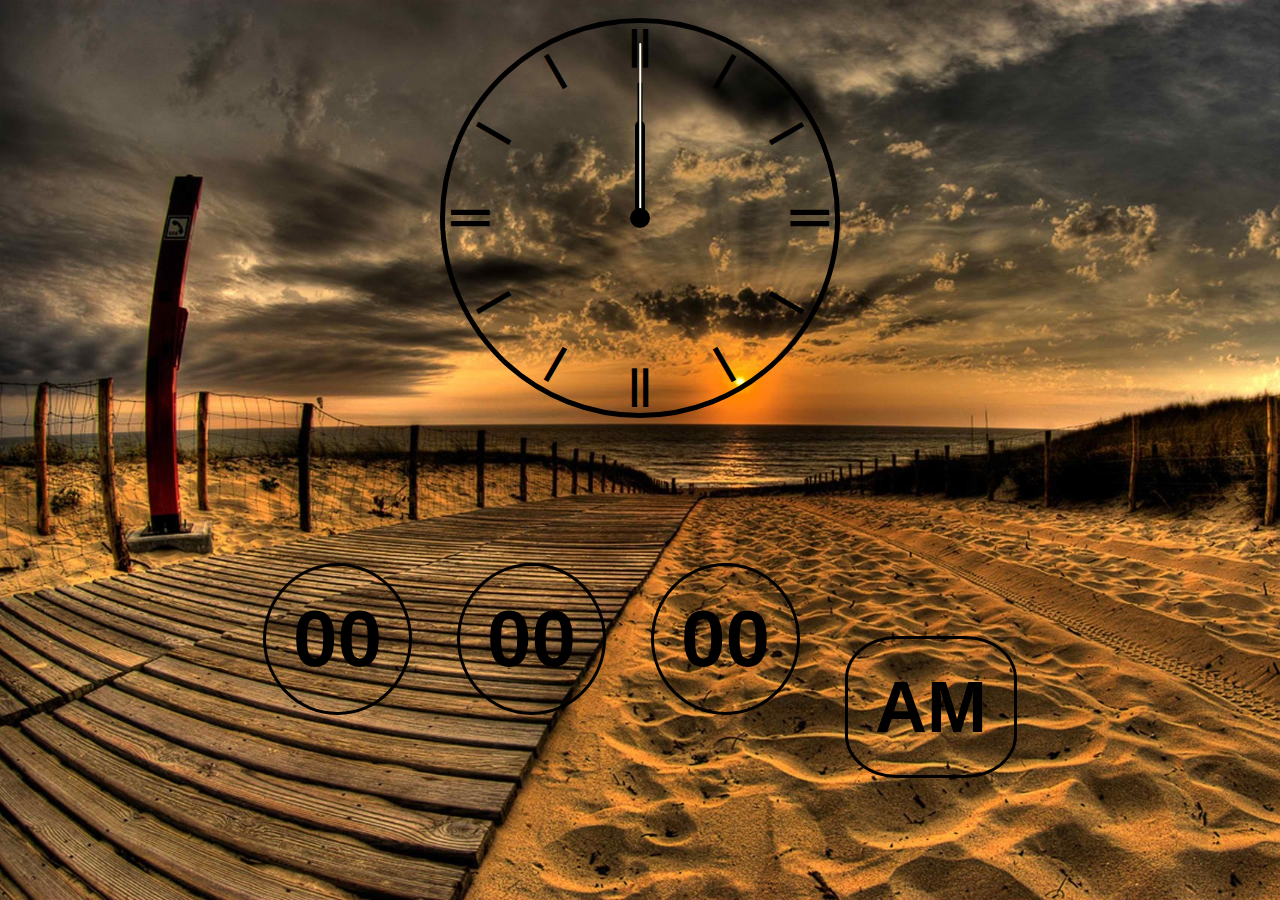
<file: index.html>
<!DOCTYPE html>
<html lang="en">

<head>
    <meta charset="UTF-8">
    <meta name="viewport" content="width=device-width, initial-scale=1.0">
    <script defer src="Clock.js"></script>
    <link href="Clock.css" rel="stylesheet">
    <title>Basic Clock</title>
</head>

<body>

    <div class="clock">
        <div class="hand hour" hrs></div>
        <div class="hand minute" min></div>
        <div class="hand second" sec></div>
        <div class="number number1">|</div>
        <div class="number number2">|</div>
        <div class="number number3">||</div>
        <div class="number number4">|</div>
        <div class="number number5">|</div>
        <div class="number number6">||</div>
        <div class="number number7">|</div>
        <div class="number number8">|</div>
        <div class="number number9">||</div>
        <div class="number number10">|</div>
        <div class="number number11">|</div>
        <div class="number number12">||</div>
    </div>
    <div class="digitalclock">
        <div>
            <h1 id="digihour">00</h1>
        </div>
        <div>
            <h1 id="digiminute">00</h1>
        </div>
        <div>
            <h1 id="digisecond">00</h1>
        </div>
        <div>
            <h1 id="ampm">AM</h1>
        </div>
    </div>
</body>

</html>
</file>
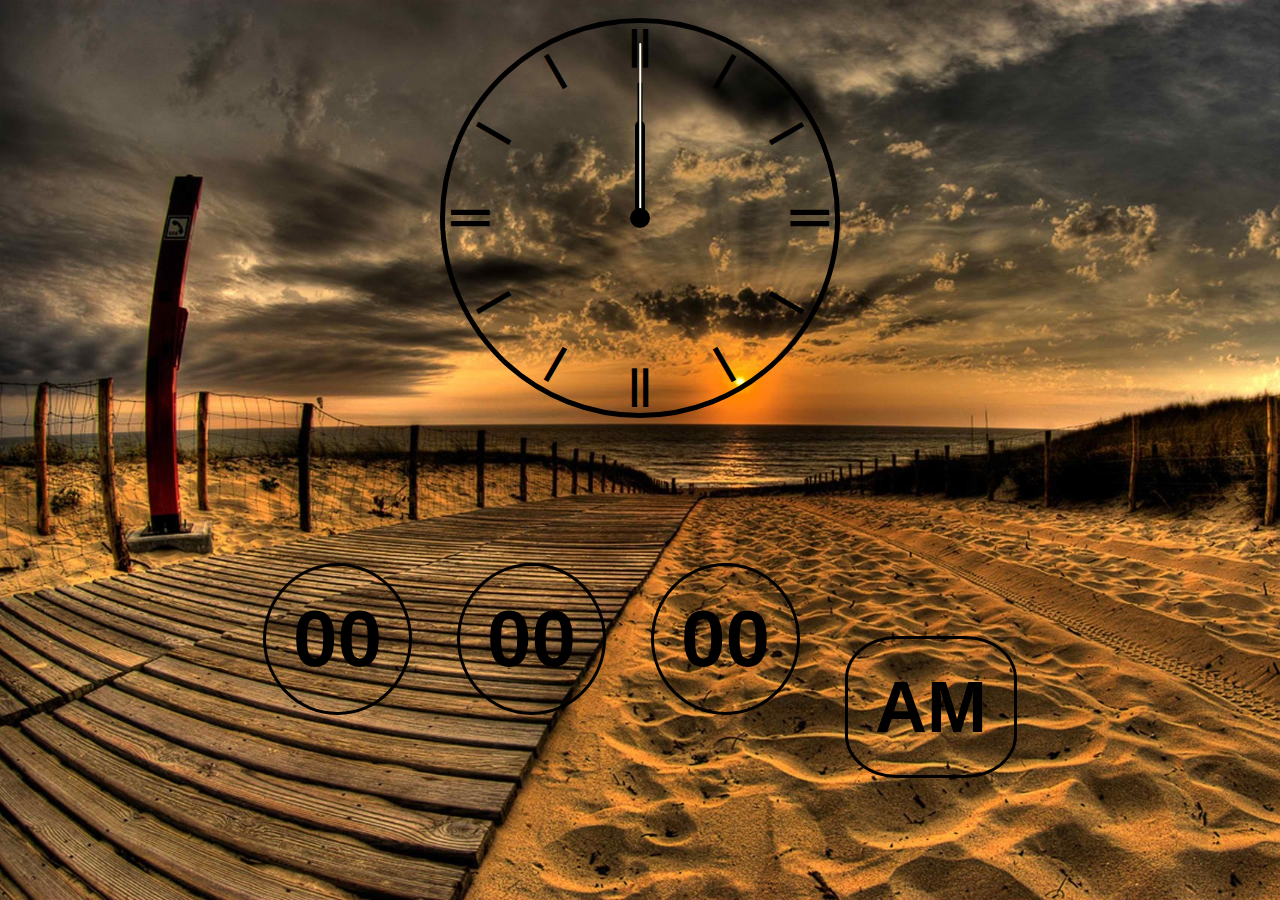
<file: clock.html>
<!DOCTYPE html>
<html lang="en">

<head>
    <meta charset="UTF-8">
    <meta name="viewport" content="width=device-width, initial-scale=1.0">
    <script defer src="Clock.js"></script>
    <link href="Clock.css" rel="stylesheet">
    <title>Basic Clock</title>
</head>

<body>

    <div class="clock">
        <div class="hand hour" hrs></div>
        <div class="hand minute" min></div>
        <div class="hand second" sec></div>
        <div class="number number1">|</div>
        <div class="number number2">|</div>
        <div class="number number3">||</div>
        <div class="number number4">|</div>
        <div class="number number5">|</div>
        <div class="number number6">||</div>
        <div class="number number7">|</div>
        <div class="number number8">|</div>
        <div class="number number9">||</div>
        <div class="number number10">|</div>
        <div class="number number11">|</div>
        <div class="number number12">||</div>
    </div>
    <div class="digitalclock">
        <div>
            <h1 id="digihour">00</h1>
        </div>
        <div>
            <h1 id="digiminute">00</h1>
        </div>
        <div>
            <h1 id="digisecond">00</h1>
        </div>
        <div>
            <h1 id="ampm">AM</h1>
        </div>
    </div>
</body>

</html>
</file>
<file: Clock.css>
*{
    box-sizing: border-box;
    font-family: 'Ubuntu', sans-serif;
    
}
body{
    background-image: url("90484.jpg");
    background-repeat: no-repeat;
    background-size:cover;
    background-attachment: fixed;
    display: flex;
    justify-content: center;
    align-items: center;
    overflow: hidden;
    margin-top: 2vh;
}
/* ANALOG CLOCK */
.clock{
   height: 400px;
   width: 400px;
   background-color: transparent;
   border: 5px solid black;
   border-radius: 50%;
   position:relative;
   font-weight: 800; 
   font-size: 40px;
   color:black;
 
}
.clock .number {
    --rotation: 0;
    position: absolute;
    width: 100%;
    height: 100%;
    text-align: center;  
    transform: rotate(var(--rotation))
}
.clock .number1 {--rotation: 30deg;}
.clock .number2 {--rotation: 60deg;}
.clock .number3 {--rotation: 90deg;}
.clock .number4 {--rotation: 120deg;}
.clock .number5 {--rotation: 150deg;}
.clock .number6 {--rotation: 180deg;}
.clock .number7 {--rotation: 210deg;}
.clock .number8 {--rotation: 240deg;}
.clock .number9 {--rotation: 270deg;}
.clock .number10 {--rotation: 300deg;}
.clock .number11 {--rotation: 330deg;}

.clock .hand {
    --rotation: 0;
    position: absolute;
    bottom: 50%;
    left: 50%;
    z-index: 10;
    background-color: black;
    border-top-right-radius: 20px;
    border-top-left-radius: 20px;
    transform-origin: bottom;
    transform: translateX(-50%) rotate(calc(var(--rotation)*1deg));
}
.clock::after{
    content: '';
    position: absolute;
    background-color: black;
    z-index: 11;
    width: 20px;
    height: 20px;
    top: 50%;
    left: 50%;
    transform: translate(-50%, -50%);
    border-radius: 50%;
}

.clock .hand.second{
    width: 1.5px;
    height: 45%;
    background-color: ivory;
}
.clock .hand.minute{
    width: 5px;
    height: 35%;
}
.clock .hand.hour{
    width: 10px;
    height: 25%;
}
/* FOR DIGITAL CLOCK */
.digitalclock{
    position: absolute;
    margin-top: 100vh;
    display: flex;
    font-size: 40px;
}
.digitalclock #digihour{
    padding: 3vh;
    border-style: solid;
    margin-right: 5vh;  
    border-radius: 50%;  
}
.digitalclock #digiminute{
    padding: 3vh;
    border-style: solid;
    margin-right: 5vh;
    border-radius: 50%;
}
.digitalclock #digisecond{
    padding: 3vh;
    border-style: solid;
    border-radius: 50%;
    margin-right: 5vh;
}

.digitalclock #ampm{
    padding: 3vh;
    border-style: solid;
    border-radius: 30%;
    font-size: 8vh;
    margin-top: 14vh;
}
</file>
